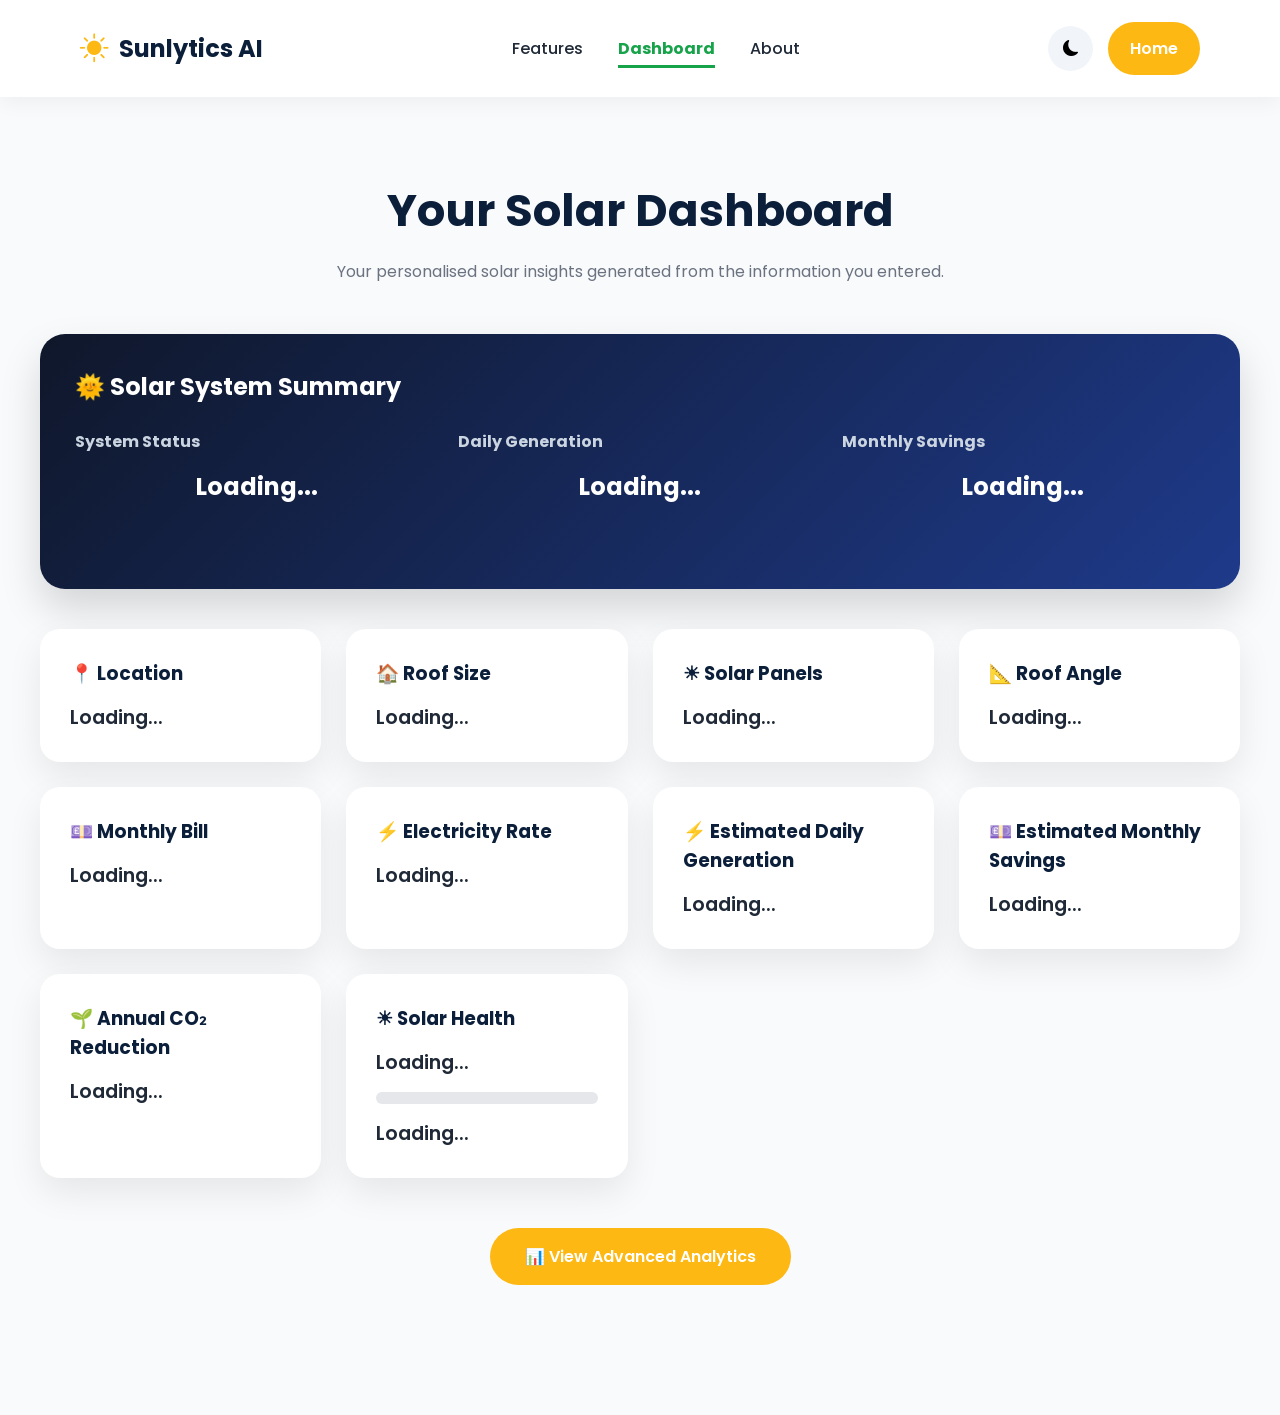
<file: pages/dashboard.html>
<!DOCTYPE html>
<html lang="en">

<head>

    <meta charset="UTF-8">
    <meta name="viewport" content="width=device-width, initial-scale=1.0">

    <title>Dashboard | Sunlytics AI</title>

    <link rel="stylesheet" href="../css/style.css">

    <link rel="preconnect" href="https://fonts.googleapis.com">
    <link rel="preconnect" href="https://fonts.gstatic.com" crossorigin>

    <link href="https://fonts.googleapis.com/css2?family=Poppins:wght@300;400;500;600;700;800&display=swap" rel="stylesheet">

    <link rel="stylesheet"
    href="https://cdn.jsdelivr.net/npm/bootstrap-icons@1.11.3/font/bootstrap-icons.min.css">

</head>

<body>
    <header>
        <nav class="navbar">

            <div class="logo">
    <i class="bi bi-sun-fill"></i>
    <span>Sunlytics AI</span>
            </div>

<ul class="nav-links">
    <li><a href="#">Features</a></li>
    <li><a href="dashboard.html" class="active">Dashboard</a></li>
    <li><a href="#">About</a></li>
</ul>

<div class="nav-actions">
    <button class="theme-toggle">
        <i class="bi bi-moon-fill"></i>
    </button>

    <a href="../index.html" class="cta-btn">
        Home
    </a>
</div>
        </nav>
</header>
<main class="dashboard-page">

    <section class="dashboard-container">

        <h1>Your Solar Dashboard</h1>

        <p>
            Your personalised solar insights generated from the information
            you entered.
        </p>
        <div class="summary-card">

    <h2>🌞 Solar System Summary</h2>

    <div class="summary-grid">

        <div>
            <h4>System Status</h4>
            <p id="summaryStatus">Loading...</p>
        </div>

        <div>
            <h4>Daily Generation</h4>
            <p id="summaryGeneration">Loading...</p>
        </div>

        <div>
            <h4>Monthly Savings</h4>
            <p id="summarySavings">Loading...</p>
        </div>

    </div>

</div>
        <div class="dashboard-grid">

    <div class="info-card">
        <h3>📍 Location</h3>
        <p id="displayLocation">Loading...</p>
    </div>

    <div class="info-card">
        <h3>🏠 Roof Size</h3>
        <p id="displayRoofSize">Loading...</p>
    </div>

    <div class="info-card">
        <h3>☀ Solar Panels</h3>
        <p id="displayPanels">Loading...</p>
    </div>

    <div class="info-card">
        <h3>📐 Roof Angle</h3>
        <p id="displayAngle">Loading...</p>
    </div>

    <div class="info-card">
        <h3>💷 Monthly Bill</h3>
        <p id="displayBill">Loading...</p>
    </div>

    <div class="info-card">
        <h3>⚡ Electricity Rate</h3>
        <p id="displayRate">Loading...</p>
    </div>

    <div class="info-card">
        <h3>⚡ Estimated Daily Generation</h3>
        <p id="dailyGeneration">Loading...</p>
    </div>

    <div class="info-card">
        <h3>💷 Estimated Monthly Savings</h3>
        <p id="monthlySavings">Loading...</p>
    </div>

    <div class="info-card">
        <h3>🌱 Annual CO₂ Reduction</h3>
        <p id="co2Saved">Loading...</p>
    </div>

    <div class="info-card">
    <h3>☀ Solar Health</h3>

    <p id="healthPercentage">Loading...</p>

    <div class="health-bar">
        <div class="health-fill" id="healthFill"></div>
    </div>

    <p id="healthStatus">Loading...</p>
</div>

</div>

    </section>

    <div class="dashboard-actions">

    <a href="analytics.html" class="primary-btn">
        📊 View Advanced Analytics
    </a>

</div>

</main>

<script src="../js/dashboard.js"></script>

</body>

</html>
</file>
<file: css/style.css>
/* ========================================
   Sunlytics AI
   Main Stylesheet
======================================== */

/* Google Font */
* {
    margin: 0;
    padding: 0;
    box-sizing: border-box;
}

:root {
    --primary-color: #FDB813;
    --secondary-color: #0B1F3A;
    --accent-color: #2ECC71;
    --background-color: #F8FAFC;
    --card-color: #FFFFFF;
    --text-color: #1F2937;
    --text-light: #6B7280;
}

body.dark-mode{

    --primary-color:#FDB813;

    --secondary-color:#E2E8F0;

    --accent-color:#2ECC71;

    --background-color:#0F172A;

    --card-color:#1E293B;

    --text-color:#F8FAFC;

    --text-light:#CBD5E1;

}

body {
    font-family: "Poppins", sans-serif;
    background-color: var(--background-color);
    color: var(--text-color);
}

/* ========================================
   Navigation
======================================== */

.navbar {
    display: flex;
    justify-content: space-between;
    align-items: center;
    padding: 22px 80px;
    background: white;
    position: sticky;
    top: 0;
    z-index: 1000;
    box-shadow: 0 5px 20px rgba(0,0,0,.05);
}

.logo {
    display: flex;
    align-items: center;
    gap: 10px;
    font-size: 1.5rem;
    font-weight: 700;
    color: var(--secondary-color);
}

.logo i {
    color: var(--primary-color);
    font-size: 1.8rem;
}

.nav-links {
    display: flex;
    list-style: none;
    gap: 35px;
}

.nav-links a {
    text-decoration: none;
    color: var(--text-color);
    font-weight: 500;
    transition: .3s;
}

.nav-links a:hover {
    color: var(--primary-color);
}

.nav-actions {
    display: flex;
    align-items: center;
    gap: 15px;
}

.theme-toggle {
    width: 45px;
    height: 45px;
    border: none;
    border-radius: 50%;
    background: #F1F5F9;
    cursor: pointer;
    font-size: 1rem;
    transition: .3s;
}

.theme-toggle:hover {
    background: var(--primary-color);
    color: white;
}

.cta-btn {
    text-decoration: none;
    background: var(--primary-color);
    color: white;
    padding: 14px 22px;
    border-radius: 50px;
    font-weight: 600;
    transition: .3s;
}

.cta-btn:hover {
    transform: translateY(-3px);
    box-shadow: 0 12px 25px rgba(253,184,19,.35);
}

/* ========================================
   Hero Section
======================================== */

.hero {
    min-height: 90vh;
    display: flex;
    align-items: center;
    padding: 60px 80px;
}

.hero-container{
    display:flex;
    justify-content:space-between;
    align-items:center;
    width:100%;
    max-width:1400px;
    margin:auto;
    gap:80px;
}

.hero-content {
    flex:1;
    text-align: left;
}

.hero-badge {
    display: inline-flex;
    align-items: center;
    gap: 8px;
    background: rgba(253,184,19,0.12);
    color: var(--primary-color);
    padding: 10px 18px;
    border-radius: 50px;
    font-weight: 600;
    margin-bottom: 25px;
}

.hero h1 {
    font-size: 4rem;
    line-height: 1.2;
    color: var(--secondary-color);
    margin-bottom: 25px;
}

.hero h1 span {
    color: var(--primary-color);
}

.hero-description {
    font-size: 1.2rem;
    color: var(--text-light);
    line-height: 1.8;
    margin-bottom: 40px;
}

.hero-buttons {
    display: flex;
    justify-content: center;
    gap: 20px;
    margin-bottom: 45px;
}

.primary-btn,
.secondary-btn {
    text-decoration: none;
    padding: 15px 30px;
    border-radius: 50px;
    font-weight: 600;
    transition: .3s;
}

.primary-btn {
    background: var(--primary-color);
    color: white;
}

.primary-btn:hover {
    transform: translateY(-3px);
    box-shadow: 0 15px 30px rgba(253,184,19,.35);
}

.secondary-btn {
    border: 2px solid var(--secondary-color);
    color: var(--secondary-color);
}

.secondary-btn:hover {
    background: var(--secondary-color);
    color: white;
}

.hero-highlights {
    display: flex;
    justify-content: center;
    gap: 35px;
    color: var(--text-light);
    font-weight: 500;
    flex-wrap: wrap;
}

/* ========================================
   Dashboard Preview
======================================== */

.hero-dashboard{
    flex:1;
    display:flex;
    justify-content:center;
}

.dashboard-card{
    width:100%;
    max-width:420px;
    background:white;
    border-radius:25px;
    padding:30px;
    box-shadow:0 20px 60px rgba(0,0,0,.08);
    border:1px solid rgba(0,0,0,.05);
}

.dashboard-card h3{
    display:flex;
    align-items:center;
    gap:10px;
    margin-bottom:30px;
    color:var(--secondary-color);
}

.metric{
    display:flex;
    justify-content:space-between;
    align-items:center;
    padding:18px 0;
    border-bottom:1px solid #ECECEC;
}

.metric:last-child{
    border-bottom:none;
}

.metric span{
    color:var(--text-light);
}

.metric strong{
    color:var(--secondary-color);
    font-size:1.1rem;
}

/* ========================================
   Progress Bar
======================================== */

.health-section{
    margin:25px 0 30px;
}

.health-header{
    display:flex;
    justify-content:space-between;
    align-items:center;
    margin-bottom:12px;
}

.progress-bar{
    width: 100%;
    height:8px;
    background:#ECECEC;
    border-radius:50px;
    overflow:hidden;
}

.progress{
    width:96%;
    height:100%;
    background:var(--accent-color);
    border-radius:50px;
}

/* ========================================
   System Status
======================================== */

.system-status{
    display:flex;
    align-items:center;
    gap:10px;
    margin-top:25px;
    font-weight:600;
    color:var(--accent-color);
}

.status-dot{
    width:10px;
    height:10px;
    border-radius:50%;
    background:var(--accent-color);
}

/* ========================================
   Features Section
======================================== */

.features{
    padding:100px 80px;
    background:white;
}

.section-heading{
    text-align:center;
    max-width:750px;
    margin:0 auto 70px;
}

.section-tag{
    color:var(--primary-color);
    font-weight:600;
    letter-spacing:2px;
    margin-bottom:15px;
}

.section-heading h2{
    font-size:2.8rem;
    color:var(--secondary-color);
    margin-bottom:20px;
}

.section-description{
    color:var(--text-light);
    line-height:1.8;
}

.features-grid{
    display:flex;
    gap:30px;
}

.feature-card{
    flex:1;
    background:#F8FAFC;
    padding:35px;
    border-radius:20px;
    transition:.3s;
    cursor:pointer;
    border:1px solid #ECECEC;
}

.feature-card:hover{
    transform:translateY(-10px);
    box-shadow:0 20px 40px rgba(0,0,0,.08);
}

.feature-icon{
    width:70px;
    height:70px;
    display:flex;
    justify-content:center;
    align-items:center;
    border-radius:18px;
    background:rgba(253,184,19,.12);
    color:var(--primary-color);
    font-size:2rem;
    margin-bottom:25px;
}

.feature-card h3{
    margin-bottom:18px;
    color:var(--secondary-color);
}

.feature-card p{
    color:var(--text-light);
    line-height:1.8;
}

/* ========================================
   Why Us Section
======================================== */

.why-us{
    padding:100px 80px;
    background:var(--background-color);
}

.why-content{
    display:flex;
    justify-content:space-between;
    align-items:center;
    gap:80px;
    max-width:1400px;
    margin:auto;
}

.why-text{
    flex:1;
}

.why-text h2{
    font-size:2.8rem;
    color:var(--secondary-color);
    margin:20px 0;
}

.why-card{
    flex:1;
    background:white;
    padding:40px;
    border-radius:25px;
    box-shadow:0 20px 50px rgba(0,0,0,.08);
}

.benefits{
    margin-top:35px;
}

.benefit-item{
    display:flex;
    align-items:center;
    gap:15px;
    margin-bottom:18px;
    font-weight:500;
}

.benefit-item i{
    color:var(--accent-color);
    font-size:1.2rem;
}

.why-card h3{
    margin-bottom:30px;
    color:var(--secondary-color);
}

.highlight-row{
    display:flex;
    justify-content:space-between;
    align-items:center;
    padding:18px 0;
    border-bottom:1px solid #ECECEC;
}

.highlight-row:last-child{
    border-bottom:none;
}

.highlight-row strong{
    color:var(--accent-color);
}

/* ========================================
   Footer
======================================== */

.footer{
    background:var(--secondary-color);
    color:white;
    padding:70px 80px 20px;
}

.footer-container{
    display:flex;
    justify-content:space-between;
    gap:60px;
    max-width:1400px;
    margin:auto;
}

.footer-brand{
    flex:2;
}

.footer-brand p{
    margin-top:20px;
    color:#CBD5E1;
    line-height:1.8;
    max-width:350px;
}

.footer-links{
    flex:1;
}

.footer-links h4{
    margin-bottom:20px;
    color:white;
}

.footer-links ul{
    list-style:none;
}

.footer-links li{
    margin-bottom:12px;
}

.footer-links a{
    color:#CBD5E1;
    text-decoration:none;
    transition:.3s;
}

.footer-links a:hover{
    color:var(--primary-color);
}

.footer-bottom{
    text-align:center;
    margin-top:50px;
    padding-top:25px;
    border-top:1px solid rgba(255,255,255,.15);
    color:#94A3B8;
}

/* ========================================
   Setup Page
======================================== */

.setup-page{
    min-height:100vh;
    padding:80px 20px;
    background:var(--background-color);
}

.setup-section{
    max-width:700px;
    margin:auto;
    background:white;
    padding:50px;
    border-radius:25px;
    box-shadow:0 20px 50px rgba(0,0,0,.08);
}

.setup-header{
    text-align:center;
    margin-bottom:40px;
}

.setup-header h1{
    color:var(--secondary-color);
    margin-bottom:15px;
}

.setup-header p{
    color:var(--text-light);
    line-height:1.8;
}

.setup-form{
    display:flex;
    flex-direction:column;
    gap:25px;
}

.form-group{
    display:flex;
    flex-direction:column;
}

.form-group label{
    margin-bottom:8px;
    font-weight:600;
    color:var(--secondary-color);
}

.form-group input{
    padding:16px;
    border:1px solid #D1D5DB;
    border-radius:12px;
    font-size:1rem;
    transition:.3s;
}

.form-group input:focus{
    border-color:var(--primary-color);
    outline:none;
    box-shadow:0 0 0 3px rgba(253,184,19,.2);
}

.setup-form .primary-btn{
    width:100%;
    border:none;
    cursor:pointer;
    font-size:1rem;
}

/* ========================================
   Dashboard Page
======================================== */

.dashboard-page{
    min-height:100vh;
    padding:80px 20px;
    background:var(--background-color);
}

.dashboard-container{
    max-width:1200px;
    margin:auto;
}

.dashboard-container h1{
    text-align:center;
    font-size:2.8rem;
    color:var(--secondary-color);
}

.dashboard-container p{
    text-align:center;
    color:var(--text-light);
    margin:15px 0 50px;
}

.dashboard-grid{
    display:grid;
    grid-template-columns:repeat(auto-fit,minmax(250px,1fr));
    gap:25px;
}

.info-card{

    background:white;

    border-radius:20px;

    padding:30px;

    box-shadow:0 15px 35px rgba(0,0,0,.08);

}

.info-card h3{

    margin-bottom:15px;

    color:var(--secondary-color);

}

.info-card p{

    text-align:left;

    margin:0;

    color:var(--text-color);

    font-weight:600;

    font-size:1.2rem;

}

.health-bar{

    width:100%;

    height:12px;

    background:#e5e7eb;

    border-radius:20px;

    overflow:hidden;

    margin:15px 0;

}

.health-fill{

    width:0%;

    height:100%;

    background:#22c55e;

    transition:width .8s ease;

}

.summary-card{

    background:linear-gradient(135deg,#0f172a,#1e3a8a);

    color:white;

    padding:35px;

    border-radius:25px;

    margin-bottom:40px;

    box-shadow:0 20px 40px rgba(0,0,0,.15);

}

.summary-card h2{

    margin-bottom:25px;

}

.summary-grid{

    display:grid;

    grid-template-columns:repeat(auto-fit,minmax(180px,1fr));

    gap:20px;

}

.summary-grid h4{

    color:#cbd5e1;

    margin-bottom:10px;

}

.summary-grid p{

    font-size:1.5rem;

    font-weight:700;

    color:white;

}

.analytics{

    padding:120px 8% 60px;

}

.analytics h1{

    text-align:center;

    margin-bottom:40px;

}

.chart-card{

    background:white;

    padding:30px;

    border-radius:20px;

    box-shadow:0 10px 30px rgba(0,0,0,.1);

     margin-bottom:30px;

}

.chart-grid{

    display:grid;

    grid-template-columns:repeat(auto-fit,minmax(350px,1fr));

    gap:30px;

    margin-top:30px;

}

.chart-card h2{

    margin-bottom:20px;

    text-align:center;

}

.analytics-summary{

    display:grid;

    grid-template-columns:repeat(auto-fit,minmax(220px,1fr));

    gap:20px;

    margin-bottom:30px;

}

.analytics-summary .info-card{

    text-align:center;

}

.analytics-summary h3{

    margin-bottom:10px;

    color:#1e293b;

}

.analytics-summary p{

    font-size:1.6rem;

    font-weight:bold;

    color:#16a34a;

}

/* =========================================
   Card Hover Animation
========================================= */

.info-card{

    transition: transform .3s ease,
                box-shadow .3s ease;

}

.info-card:hover{

    transform: translateY(-8px);

    box-shadow: 0 20px 40px rgba(0,0,0,.15);

}

/* =========================================
   AI INSIGHTS
========================================= */

#aiInsights p{

    padding:12px 15px;

    border-radius:12px;

    margin-bottom:12px;

    font-weight:500;

}

.ai-good{

    background:#dcfce7;

    color:#166534;

}

.ai-warning{

    background:#fef3c7;

    color:#92400e;

}

.ai-info{

    background:#dbeafe;

    color:#1e40af;

}

/* =========================================
   Active Navigation
========================================= */

.nav-links a.active{

    color:#16a34a;

    font-weight:700;

    border-bottom:3px solid #16a34a;

    padding-bottom:5px;

}

/* =========================================
   Dashboard Button
========================================= */

.dashboard-actions{

    text-align:center;

    margin:50px 0;

}

.dashboard-actions .primary-btn{

    display:inline-block;

    padding:16px 35px;

    font-size:1rem;

}
</file>
